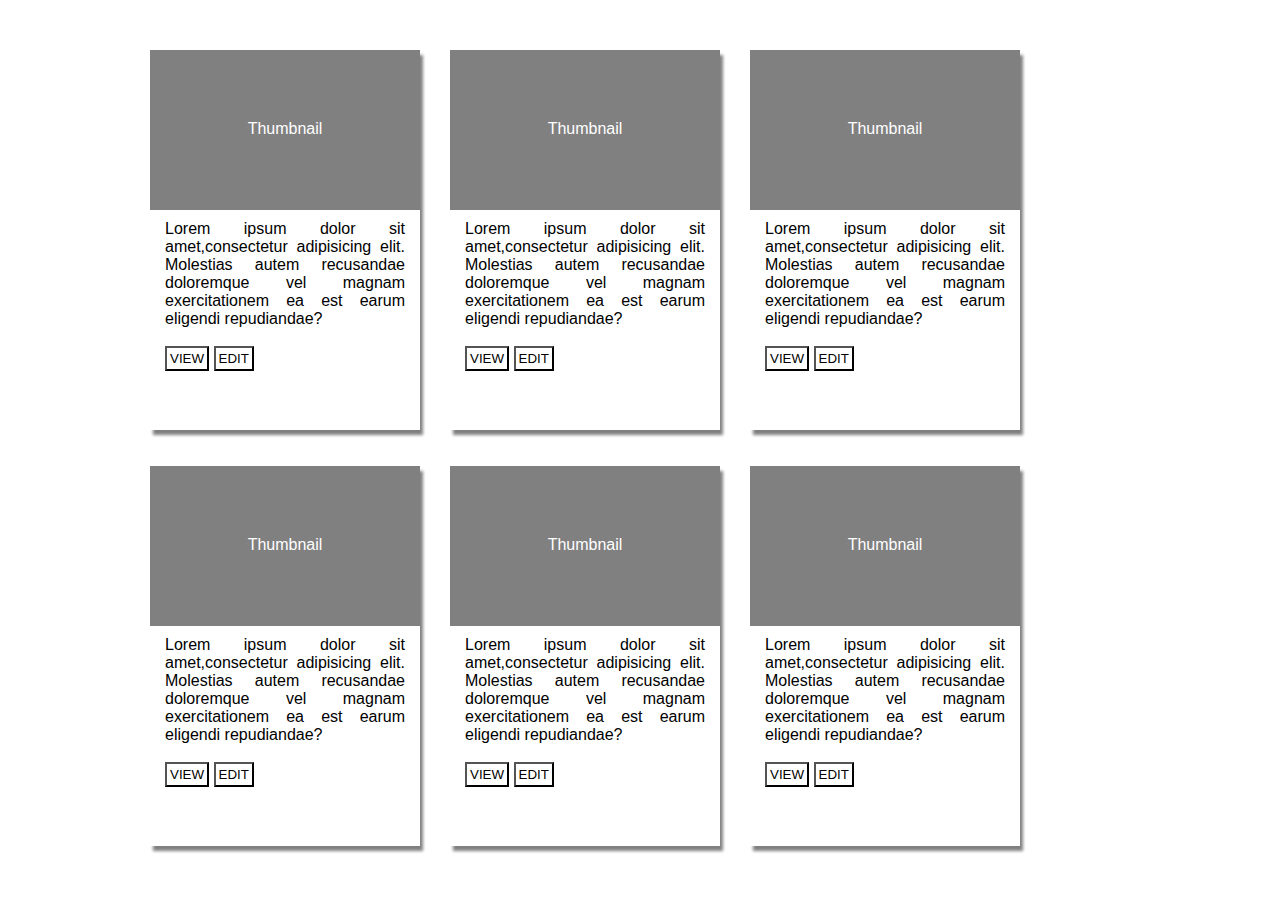
<file: card layout/index.html>
<!DOCTYPE html>
<html lang="en">

<head>
    <meta charset="UTF-8">
    <meta name="viewport" content="width=device-width, initial-scale=1.0">
    <title>Card Layout</title>
    <style>
        * {
            margin: 0;
            padding: 0;
            font-family: Verdana, Geneva, Tahoma, sans-serif;
        }

        .maindiv {
            margin: 20px;
            padding: 30px;
        }

        .card01 {
            height: 380px;
            width: 270px;
            border: 0px solid black;
            box-shadow: gray 3px 5px 3px;
        }

        .text01 {
            height: 90px;
            background-color: grey;
            color: white;
            text-align: center;
            padding-top: 70px;
        }

        .textcard01 {
            padding-top: 10px;
            padding-left: 15px;
            padding-right: 15px;
            text-align: justify;

        }

        .divr1 {
            display: flex;
            gap: 30px;
            margin-left: 100px;
        }
        button{
            padding: 3px;
            
            background-color: white;
        }
        

      
    
    </style>
</head>

<body>
    <div class="maindiv">
        <div class="divr1">
            <div class="card01">
                <div class="text01">Thumbnail</div>
                <div class="textcard01">
                    <p>Lorem ipsum dolor sit amet,consectetur adipisicing elit. Molestias autem recusandae doloremque
                        vel magnam exercitationem ea est earum eligendi repudiandae?</p>
                    <br>
                    <span>
                        <button>VIEW</button>
                        <button>EDIT</button>
                    </span>
                </div>

            </div>
            <div class="card01">
                <div class="text01">Thumbnail</div>
                <div class="textcard01">
                    <p>Lorem ipsum dolor sit amet,consectetur adipisicing elit. Molestias autem recusandae doloremque
                        vel magnam exercitationem ea est earum eligendi repudiandae?</p>
                    <br>
                    <span>
                        <button>VIEW</button>
                        <button>EDIT</button>
                    </span>
                </div>

            </div>
            <div class="card01">
                <div class="text01">Thumbnail</div>
                <div class="textcard01">
                    <p>Lorem ipsum dolor sit amet,consectetur adipisicing elit. Molestias autem recusandae doloremque
                        vel magnam exercitationem ea est earum eligendi repudiandae?</p>
                    <br>
                    <span>
                        <button>VIEW</button>
                        <button>EDIT</button>
                    </span>
                </div>

            </div>
        </div>
        <br><br>
        <div class="divr1">
            <div class="card01">
                <div class="text01">Thumbnail</div>
                <div class="textcard01">
                    <p>Lorem ipsum dolor sit amet,consectetur adipisicing elit. Molestias autem recusandae doloremque
                        vel magnam exercitationem ea est earum eligendi repudiandae?</p>
                    <br>
                    <span>
                        <button>VIEW</button>
                        <button>EDIT</button>
                    </span>
                </div>

            </div>
            <div class="card01">
                <div class="text01">Thumbnail</div>
                <div class="textcard01">
                    <p>Lorem ipsum dolor sit amet,consectetur adipisicing elit. Molestias autem recusandae doloremque
                        vel magnam exercitationem ea est earum eligendi repudiandae?</p>
                    <br>
                    <span>
                        <button>VIEW</button>
                        <button>EDIT</button>
                    </span>
                </div>

            </div>
            <div class="card01">
                <div class="text01">Thumbnail</div>
                <div class="textcard01">
                    <p>Lorem ipsum dolor sit amet,consectetur adipisicing elit. Molestias autem recusandae doloremque
                        vel magnam exercitationem ea est earum eligendi repudiandae?</p>
                    <br>
                    <span>
                        <button>VIEW</button>
                        <button>EDIT</button>
                    </span>
                </div>

            </div>
        </div>
    </div>

</body>

</html>
</file>
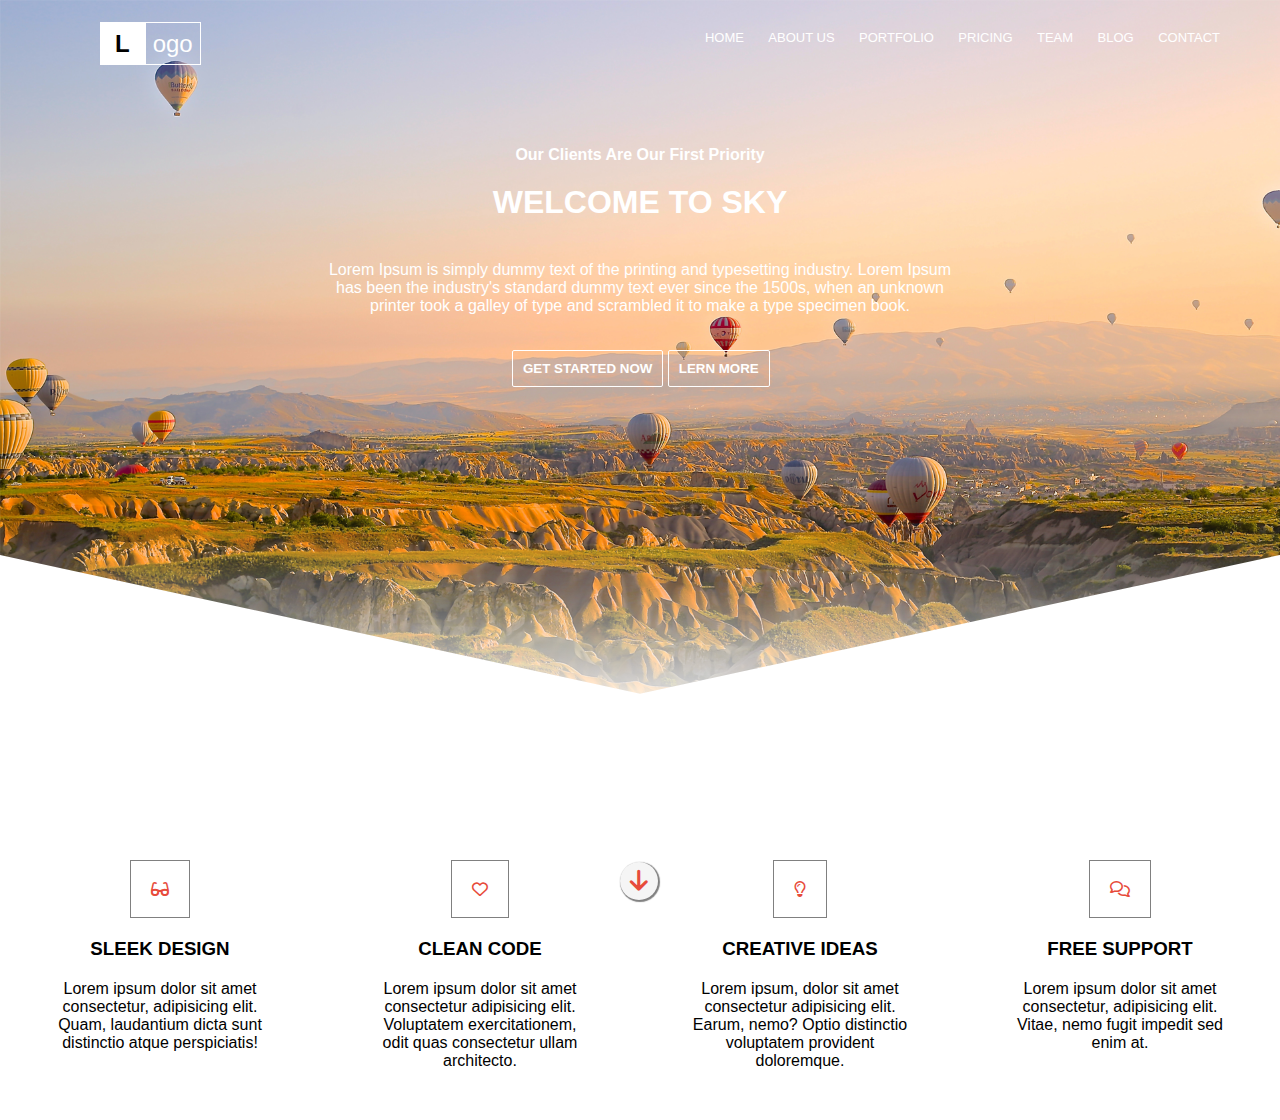
<file: clip path/index.html>
<!DOCTYPE html>
<html lang="en">
  <head>
    <meta charset="UTF-8" />
    <meta name="viewport" content="width=device-width, initial-scale=1.0" />
    <title>Clip path</title>
    <link rel="stylesheet" href="style.css" />
    <link
      rel="stylesheet"
      href="https://cdnjs.cloudflare.com/ajax/libs/font-awesome/6.4.2/css/all.min.css"
    />
  </head>

  <body>
    <div class="maindiv">
      <div class="header">
        <span class="txtl">L</span><span class="txtogo">ogo</span>
        <nav class="navbar">
          <a href="#">HOME</a>
          <a href="#">ABOUT US</a>
          <a href="#">PORTFOLIO</a>
          <a href="#">PRICING</a>
          <a href="#">TEAM</a>
          <a href="#">BLOG</a>
          <a href="#">CONTACT</a>
        </nav>
      </div>

      <div class="bdtxt">
        <h4 class="ourtxt">Our Clients Are Our First Priority</h4>
        <h1 class="wlctxt">WELCOME TO SKY</h1>

        <p class="conttxt">
          Lorem Ipsum is simply dummy text of the printing and typesetting
          industry. Lorem Ipsum has been the industry's standard dummy text ever
          since the 1500s, when an unknown printer took a galley of type and
          scrambled it to make a type specimen book.
        </p>
      </div>

      <div class="bgi">
        <img src="img.png" alt="" />
      </div>
      <div class="butn2">
        <button>GET STARTED NOW</button>
        <button>LERN MORE</button>
      </div>
      <div class="downicon">
        <i class="fa-solid fa-arrow-down fa-xl" style="color: #e74b3b"></i>
      </div>
    </div>

    <div class="content-part2">
      <div class="card4part">
        <i class="fa-solid fa-glasses" style="color: #e74b3b;"></i>
        <h3>SLEEK DESIGN</h3>
        <p>
          Lorem ipsum dolor sit amet consectetur, adipisicing elit. Quam,
          laudantium dicta sunt distinctio atque perspiciatis!
        </p>
      </div>
      <div class="card4part">
        <i class="fa-regular fa-heart" style="color: #e74b3b;"></i>
        <h3>CLEAN CODE</h3>
        <p>
          Lorem ipsum dolor sit amet consectetur adipisicing elit. Voluptatem
          exercitationem, odit quas consectetur ullam architecto.
        </p>
      </div>
      <div class="card4part">
        <i class="fa-regular fa-lightbulb" style="color: #e74b3b;"></i>
        <h3>CREATIVE IDEAS</h3>
        <p>
          Lorem ipsum, dolor sit amet consectetur adipisicing elit. Earum, nemo?
          Optio distinctio voluptatem provident doloremque.
        </p>
      </div>
      <div class="card4part">
        <i class="fa-regular fa-comments" style="color: #e74b3b;"></i>
        <h3>FREE SUPPORT</h3>
        <p>
          Lorem ipsum dolor sit amet consectetur, adipisicing elit. Vitae, nemo
          fugit impedit sed enim at.
        </p>
      </div>

    </div>
  </body>
</html>
</file>
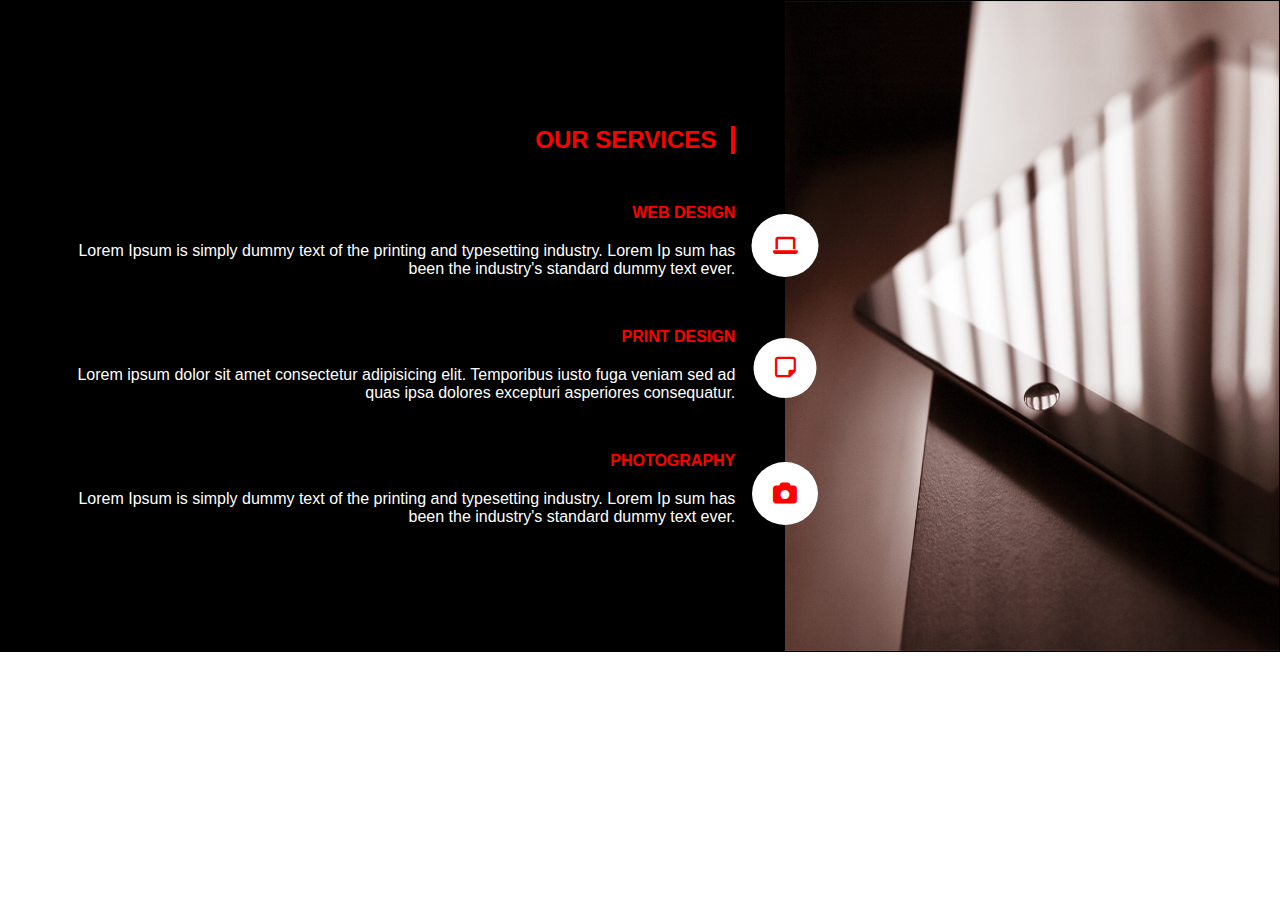
<file: Service page/index.html>
<!DOCTYPE html>
<html lang="en">
  <head>
    <meta charset="UTF-8" />
    <meta name="viewport" content="width=device-width, initial-scale=1.0" />
    <title>Document</title>
    <style>
      * {
        padding: 0;
        margin: 0;
      }
      .mainpart {
        display: flex;
        position: relative;
        width: 100%;
      }
      .text_part {
        height: 650px;
        width: 100%;
        border: 1px solid black;
        display: flex;
      }
      img {
        width: 100%;
        height: 650px;
      }
      .our_ser {
        color: red;
        border-right: red solid 4px;
        padding-right: 15px;
      }
      .service_txt {
        padding: 50px;
        text-align: right;
        font-family: sans-serif;
        background-color: black;
        display: flex;
        align-items: flex-end;
        flex-direction: column;
        justify-content: center;
        gap: 50px;
      }
      .subheading {
        color: white;
      }

      .prt_des {
        color: red;
        padding-top: 50px;
        padding-bottom: 10px;
      }
      .heading {
        color: red;
        margin-bottom: 20px;
      }

      .icon02 {
        position: absolute;
        right: -50px;
        top: 40%;
        transform: translateX(50%);
        box-shadow: 0 0 0 20px rgb(255, 255, 255);
        border-radius: 50%;
        border: white 1px solid;
        background-color: white;
      }
      .fa-laptop{
        padding: 10px 0px;
      }
      .fa-note-sticky{
        padding: 7px 0px;
      }
      .fa-camera{
        padding: 10px 0px;
      }

      .container {
        position: relative;
      }
    </style>
    <link rel="stylesheet" href="https://cdnjs.cloudflare.com/ajax/libs/font-awesome/6.4.2/css/all.min.css"/>
  </head>
  <body>
    <div class="mainpart">
      <div class="text_part">
        <div class="service_txt">
          <h2 class="our_ser">OUR SERVICES</h2>
          <div class="container">
            <h4 class="heading">WEB DESIGN</h4>
            <p class="subheading">
              Lorem Ipsum is simply dummy text of the printing and typesetting
              industry. Lorem Ip sum has been the industry's standard dummy text
              ever.
            </p>
            <span class="icon02">
              <i class="fa-solid fa-laptop fa-lg" style="color: #ff0000;"></i>
            </span>
          </div>
          <div class="container">
            <h4 class="heading">PRINT DESIGN</h4>
            <p class="subheading">
              Lorem ipsum dolor sit amet consectetur adipisicing elit.
              Temporibus iusto fuga veniam sed ad quas ipsa dolores excepturi
              asperiores consequatur.
            </p>
            <span class="icon02">
              <i
                class="fa-regular fa-note-sticky fa-xl"
                style="color: #ff0000"
              ></i>
            </span>
          </div>
          <div class="container">
            <h4 class="heading">PHOTOGRAPHY</h4>
            <p class="subheading">
              Lorem Ipsum is simply dummy text of the printing and typesetting
              industry. Lorem Ip sum has been the industry's standard dummy text
              ever.
            </p>
            <span class="icon02">
              <i class="fa-solid fa-camera fa-xl" style="color: #ff0000"></i>
            </span>
          </div>
        </div>
        <div>
          <img src="serimg.png" />
        </div>
      </div>
    </div>
  </body>
</html>
</file>
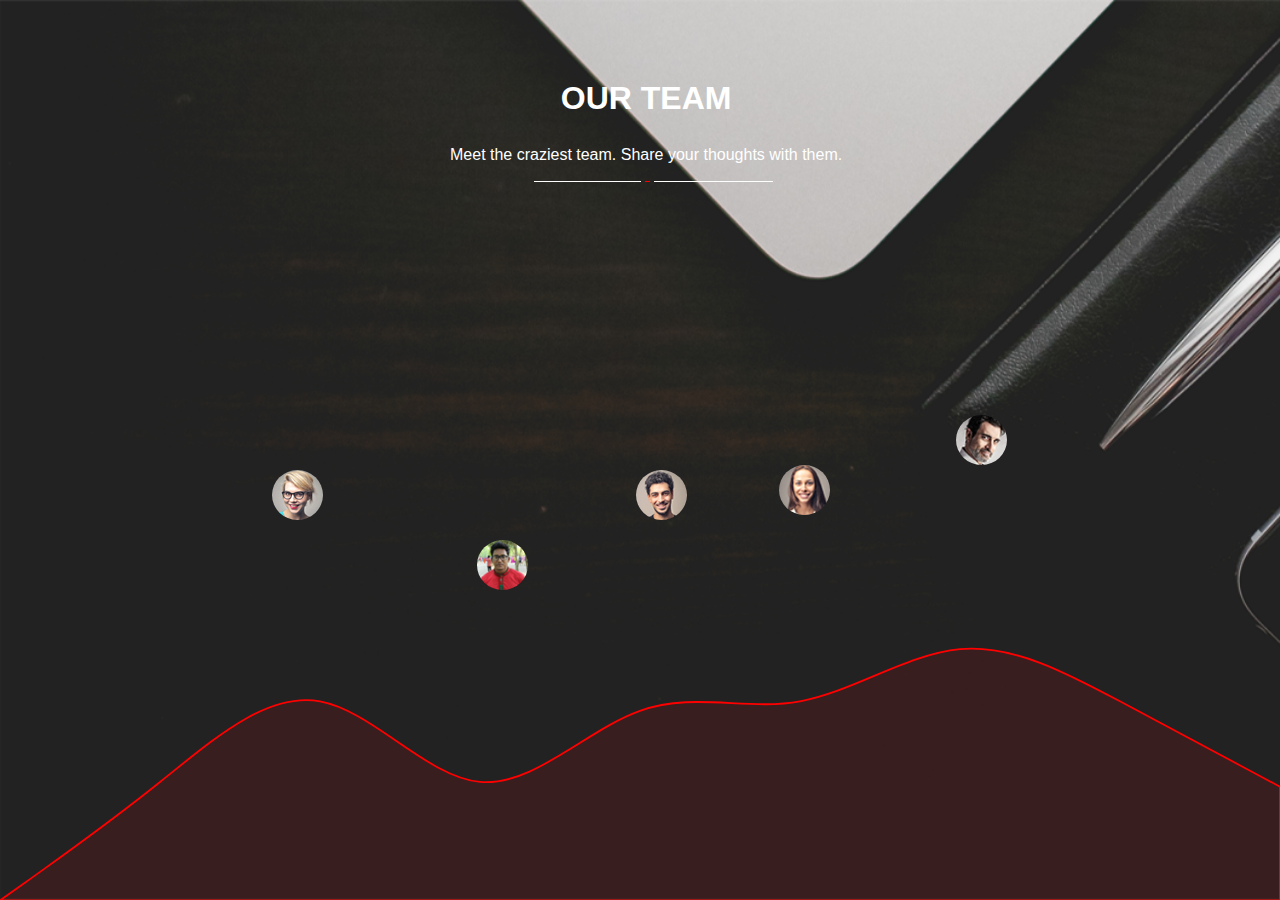
<file: wave/index.html>
<!DOCTYPE html>
<html lang="en">

<head>
    <meta charset="UTF-8">
    <meta name="viewport" content="width=device-width, initial-scale=1.0">
    <title>Document</title>
    <style>
        * {
            margin: 0;
            padding: 0;
        }

        body {
            font-family: sans-serif;
        }



        .maindiv {
            position: relative;
            height: 100vh;
            background-image: url(img.png);
            background-size: cover;
            width: 100%;
        }



        .team_section {
            position: absolute;
            color: white;
            text-align: center;
            padding-left: 450px;
            padding-top: 50px;
            align-items: center;
        }

        h1 {
            line-height: 3;
        }

        .line {
            position: absolute;
            max-width: 400px;
            margin-left: 10%;
            text-align: center;
        }

        .line_line {
            color: transparent;
            border-bottom: 1px solid white;
        }

        .line_dot {
            color: transparent;

            border-bottom: 1px solid red;
        }

        .job_role {
            display: flex;
            width: 100%;
            justify-content: space-around;
        }

        .person01>img {
            border-radius: 50%;
        }

        .person02>img {
            border-radius: 50%;
            height: 50px;
        }

        .person03>img {
            border-radius: 50%;
        }

        .person04>img {
            border-radius: 50%;
        }

        .person05>img {
            border-radius: 50%;
        }


        svg {
            position: absolute;
            left: 0;
            bottom: 0;
            stroke: red;
            stroke-width: 2px;
        }

        .profile {
            position: absolute;
            display: flex;
            flex-direction: column;
            align-items: center;
            top: 500px;
            z-index: 2;
            color: white;
            left: 50px;
        }

        .job_role {
            position: relative;
        }
        .person01{
            left: 150px;
            top: 470px;

        }
        .person02{
            left: 420px;
            top: 540px;

        }
        .person03{
            left: 520px;
            top: 470px;
        }
        .person04{
            left: 710px;
            top: 465px ;

        }
        .person05{
            left: 880px;
            top: 415px;
        }
        .dis_person{
            opacity: 0;
        }

        .profile:hover > .dis_person  {
            opacity: 1;
            
        }
        .mem_role{
            color: red;
            text-align: center;
            
        }
        .mem_dis{
            font-size:medium;
            padding: 10px;
            text-align: center;
        }
    </style>
</head>

<body>
    <div class="maindiv">
        <div class="team_section">
            <h1>OUR TEAM</h1>
            <p>Meet the craziest team. Share your thoughts with them.</p>
            <div class="line">
                <span class="line_line">sbsfbfuibfiufbui</span>
                <span class="line_dot">f</span>
                <span class="line_line">sfnfanfafnafknaa</span>
            </div>
        </div>
        <div class="svg_container">

            <svg xmlns="http://www.w3.org/2000/svg" viewBox="0 0 1440 320">
                <path fill="red" fill-opacity="0.1"
                    d="M0,320L30,298.7C60,277,120,235,180,186.7C240,139,300,85,360,96C420,107,480,181,540,186.7C600,192,660,128,720,106.7C780,85,840,107,900,96C960,85,1020,43,1080,37.3C1140,32,1200,64,1260,96C1320,128,1380,160,1410,176L1440,192L1440,320L1410,320C1380,320,1320,320,1260,320C1200,320,1140,320,1080,320C1020,320,960,320,900,320C840,320,780,320,720,320C660,320,600,320,540,320C480,320,420,320,360,320C300,320,240,320,180,320C120,320,60,320,30,320L0,320Z">
                </path>
            </svg>
            <div class="job_role">
                <div class="profile person01">
                    <img src="me1.png">
                    <div class="dis_person">
                        <h2 class="mem_role">FRONT-END DEVELOPER</h2>
                        <p class="mem_dis">REACT JS DEVELOPER</p>
                    </div>
                </div>
                <div class="profile person02">
                    <img src="me2.png">
                    <div class="dis_person">
                        <h2 class="mem_role">TESTER</h2>
                        <p class="mem_dis">WEBSITE TESTING</p>
                    </div>
                </div>
                <div class="profile person03">
                    <img src="me3.png">
                    <div class="dis_person">
                        <h2 class="mem_role">BACK-END DEVELOPER</h2>
                        <p class="mem_dis">JAVA DEVELOPER</p>
                    </div>
                </div>
                <div class="profile person04">
                    <img src="me4.png">
                    <div class="dis_person">
                        <h2 class="mem_role">WEB-DESIGNER</h2>
                        <p class="mem_dis">UI/UX DESIGNING</p>
                    </div>
                </div>
                <div class="profile person05">
                    <img src="me5.png">
                    <div class="dis_person">
                        <h2 class="mem_role">APP DEVELOPER</h2>
                        <p class="mem_dis">IOS DEVELOPER</p>
                    </div>
                </div>
            </div>

        </div>

    </div>
</body>


</html>
</file>
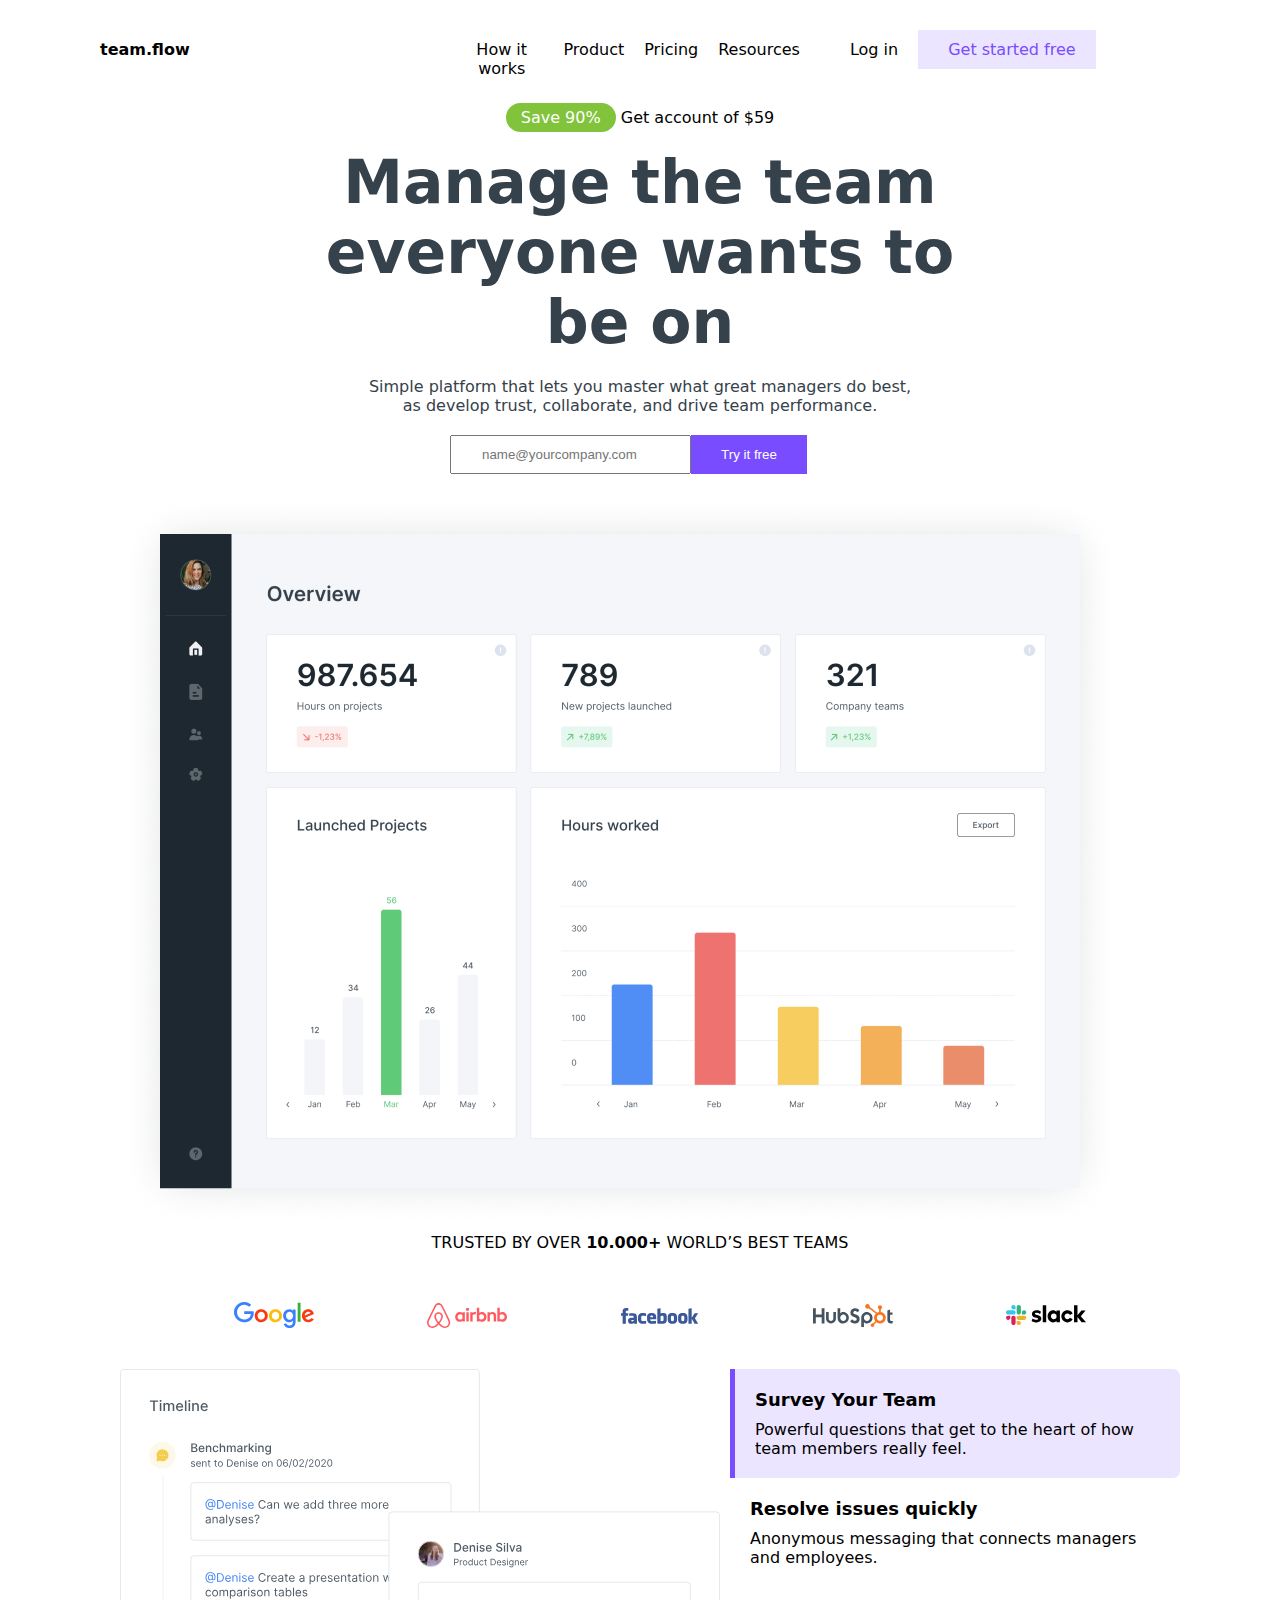
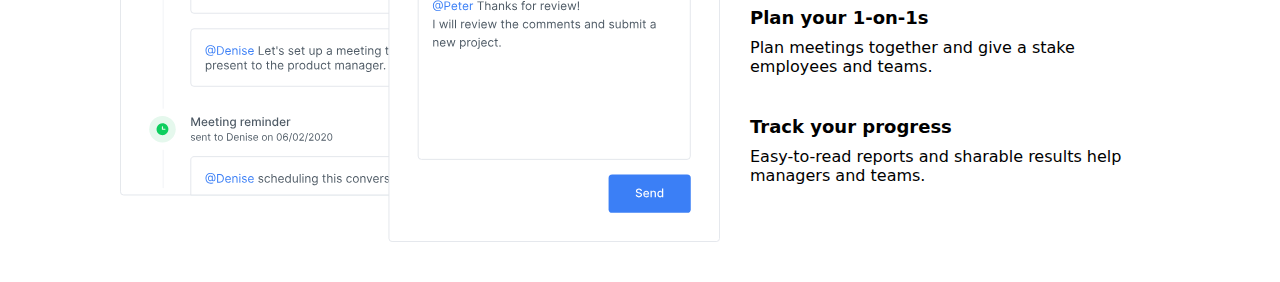
<file: figma project/figma file/index.html>
<!DOCTYPE html>
<html lang="en">

<head>
  <meta charset="UTF-8" />
  <meta name="viewport" content="width=device-width, initial-scale=1.0" />
  <title>Document</title>
  <link rel="stylesheet" href="style.css" />
</head>

<body>
  <div class="main-container" id="uni-padding">
    <header>
      <h4 class="section-33">team.flow</h4>
      <div class="nav-bar">
        <ul class="section-33">
          <li>How it works</li>
          <li>Product</li>
          <li>Pricing</li>
          <li>Resources</li>
        </ul>
      </div>
     
      <div class="section-33">
        <p class="log-in">Log in</p>
        <p class="get-srt-free">Get started free</p>
      </div>
      <div class="mobile-view">
        <img src="../svg/barline.svg" alt="bars">
      <div class="mobile-navigation">
        <ul>
          <li>How it Works</li>
          <li>Products</li>
          <li>Pricing</li>
          <li>Resources</li>
          <li class="login-li">Login</li>
          <li class="get-free-li">Get Started Free</li>
        </ul>
      </div>
    </header>

  </div>
  <div class="bus-details" id="uni-padding">
    <div class="discount-ofr">
      <span class="save-btn">Save 90%</span>
      <span class="get-ac-btn">Get account of $59</span>
    </div>
    <h1 class="txt-motive">Manage the team everyone wants to be on</h1>
    <p class="para-desce">Simple platform that lets you master what great managers do best,<br>
      as develop trust, collaborate, and drive team performance.</p>
      <div class="cmnydetails">
      <span ><input type="text" placeholder="name@yourcompany.com" class="comp-email"></span>
      <span ><button class="try-btn">Try it free</button></span>
      </div>
      <img src="Graph 2 1.png">
  </div>
  <div class="logos" id="uni-padding">
    <p class="trst-teams">
      TRUSTED BY OVER <b>10.000+</b> WORLD’S
      BEST TEAMS
    </p>
    <div class="sponsor-logos">
      <img src="../svg/gogole.svg">
      <img src="../svg/airnub.svg">
      <img src="../svg/fb.svg">
      <img src="../svg/hs.svg">
      <img src="../svg/slack.svg" class="slack">
    </div>
    <div class="timeline-div">
      <img src="../svg/timeline.svg" class="timelinebox">
      <div class="timeline-container">
        <div class="timeline">
          <h2>Survey Your Team</h2>
          <p>
            Powerful questions that get to the heart of how team members really
            feel.
          </p>
        </div>
        <div class="timeline">
          <h2>Resolve issues quickly</h2>
          <p>Anonymous messaging that connects managers and employees.</p>
        </div>
        <div class="timeline">
          <h2>Plan your 1-on-1s</h2>
          <p>Plan meetings together and give a stake employees and teams.</p>
        </div>
        <div class="timeline">
          <h2>Track your progress</h2>
          <p>
            Easy-to-read reports and sharable results help managers and teams.
          </p>
        </div>
      </div>
  </div>
</div>
</body>

</html>
</file>
<file: clip path/style.css>
*{
    margin: 0;
    padding: 0;
}
body{
    font-family: sans-serif;
}

img{
    width: 100%;
    clip-path: polygon(0 0, 100% 0%, 100% 80%, 50% 100%, 0 80%);
}
.maindiv{
    height: 800px;
}

.bgi{
    top: 0;
    position: absolute;
    
}
.header{
    position: relative;
    z-index: 1;
    padding: 20px;
    margin: 10px;
    padding-left: 90px;
    padding-right: 40px;
    
}

span{
    color: black;
    
    border: solid 1px white;
  
}
.navbar{
    text-align: right;
    bottom: 30px;
    position: relative;
}

.txtl{
    padding: 7px;
    padding-left: 14px;
    padding-right: 14px;
    font-size: x-large;
    font-weight: bolder;
    color: black;
    background-color: white;
}
.txtogo{
    padding: 7px;
    font-size: x-large;
    color: white;
}

a{
    text-decoration: none;
    color: white;
    padding: 10px;
    font-size: small;

}

a:hover{
    color: red;
    border-bottom: red 1px solid;
}

.bdtxt{
    position: absolute;
    z-index: 1;
    text-align: center;
    color: white;
    padding-left: 300px;
    padding-right: 300px;
}
.ourtxt{
    margin-top: 40px;
    
}
.wlctxt{
    padding: 20px;
}
.conttxt{
    padding: 20px;
}

.butn2{
    position: absolute;
    /* left: 500px; */
    top: 350px;
    left: 40%;
    
}

.butn2 button{
    color: white;
    background-color: transparent;
    padding: 10px;
    border: white 1px solid ;
    border-radius: 2px;
    font-weight:bold;
}

.butn2 button:hover{
    background-color:#e74b3b;
    border: solid 1px #e74b3b;
}


.downicon{
    position: absolute;
    /* top: 665px; */
    bottom: 0px;
    left: 48.40%;
    background-color: whitesmoke;
    padding: 10px;
    border-radius: 50%;
    box-shadow: 1px 1px 1px 1px grey;
}

.content-part2{
    display: flex;
    box-sizing: border-box;
    overflow: auto;
    
}
.card4part{
    width: 25%;
    padding: 50px;
    text-align: center;   
}
.card4part i{
    border: 1px solid grey;
    padding: 20px;
}
.card4part h3{
    padding: 20px 0px;
}

.card4part i:hover{
    border-color: #e74b3b;
    animation: 0.3 all ease-in;
    transform: rotate(45deg);
    
    

}
</file>
<file: figma project/figma file/style.css>
* {
    margin: 0;
    padding: 0;
}

body {
    font-family: system-ui, -apple-system, BlinkMacSystemFont, 'Segoe UI', Roboto, Oxygen, Ubuntu, Cantarell, 'Open Sans', 'Helvetica Neue', sans-serif;
}

#uni-padding {
    padding: 0px 100px;
}

/* main container */

.main-container {
    overflow: auto;
    box-sizing: border-box;

}

.section-33 {
    float: left;
    display: flex;
    text-align: center;
    width: 33.33%;
    padding: 30px 0px;

}
.mobile-view{
    display: none
}

.main-container h4 {
    padding-top: 40px;

}

.main-container ul {
    list-style-type: none;
    padding-top: 40px;

}

.section-33 li {
    padding-right: 20px;
}

.section-33 p {
    text-align: right !important;
    padding: 10px 20px;
    padding-left: 30px;
}

.get-srt-free {
    background-color: #ECE5FF;

    color: #794CFF;
    font-weight: 500;
}

.discount-ofr {
    text-align: center;
    align-items: center;
}

.save-btn {
    background-color: #81C43B;
    padding: 5px 15px;
    border-radius: 20px;
    color: white;
    font-weight: 500;
}

.txt-motive {
    text-align: center;
    padding: 20px 180px;
    font-size: 60px;
    color: #35414B;
}

.para-desce {
    text-align: center;
    color: #35414B;

}

.cmnydetails {
    align-items: center;
    padding: 20px 350px;
    margin: 0px;

}

.comp-email {
    padding: 10px 30px;


}

.try-btn {
    padding: 12px 30px;
    color: white;
    background-color: #794CFF;
    border: none;
    transform: translateX(-5px);

}

img {
    width: auto;
    transform: translateX(20px);
}

.logos {
    padding: 50px 20px;
    width: auto;
}

.sponsor-logos {
    display: flex;
    align-items: center;
    justify-content:space-evenly;
    margin-top: 50px;
}
.trst-teams{
    text-align: center;
}

.timeline-div{
    flex-direction: row;
    display: flex;
    gap: 30px;
    box-sizing: border-box;
    padding: 40px 0px;
}
.timeline-container{
    
    justify-content: center;
    align-items: center;
}
.timeline{
    flex: 1;
    display: flex;
    flex-direction: column;
    justify-content: center;
    gap: 10px;
    padding: 20px;
}
.timeline > h2{
    font-size: 18px;
}
.timelinebox{
    width: 600px;
}
.timeline:first-child{
    border-left: 5px solid #794CFF;
    background-color: #ECE5FF;
    border-top-right-radius: 7px;
    border-bottom-right-radius: 7px;
}


@media (max-width: 550px) {
    * {
        margin: 0;
        padding: 0;
    }
    
    body {
        font-family: system-ui, -apple-system, BlinkMacSystemFont, 'Segoe UI', Roboto, Oxygen, Ubuntu, Cantarell, 'Open Sans', 'Helvetica Neue', sans-serif;
    }
    
    #uni-padding {
        padding: 0px 20px;
    }
    

    
    .main-container {
        overflow: auto;
        box-sizing: border-box;
    
    }
    
   .nav-bar{
    display: none;
   }
    .mobile-view{
        display: block
    }
    .mobile-view img{
        position: relative;
        top: 12px;
        left: 50px;
    }
    .mobile-view:hover >.mobile-navigation {
        display: block;
        background-color: #35414B;
        height: 300px;
        width: 150px;
        position: absolute;
        top: 0;
        color: white;
        line-height: 2;
        text-align: center;
        
    }
    .login-li{
        background-color: #ECE5FF;
        color: #794CFF;
    }
    .get-free-li{
        font-weight: bold;
        color: #794CFF;
    }
    
    .main-container h4 {
        padding-top: 10px;
    
    }
    .mobile-navigation{
        display: none;
    }
    
    .main-container ul {
        list-style-type: none;
        padding-top: 40px;
    }
    
    .section-33 li {
        padding-right: 20px;
    }
    
    .section-33 p {
        text-align: right !important;
        padding: 10px 20px;
        padding-left: 30px;
    }
    
    .log-in{
        display: none;
    }
    .get-srt-free{
        display: none;
    }
    .discount-ofr {
        text-align: center;
        align-items: center;
    }
    
    .save-btn {
        display: none;
    }
    
    .txt-motive {
        text-align: center;
        padding: 20px 0px;
        font-size: 30px;
        color: #35414B;
    }
    
    .para-desce {
        text-align: center;
        color: #35414B;
    
    }
    
    .cmnydetails {
        
       padding: 10px;
        display: flex;
        flex-direction: column;
        gap: 5px;
    
    }
    
    .comp-email {
        width: 200px;
        
    
    }
    
    .try-btn {
        width: 250px;
        color: white;
        background-color: #794CFF;
        border: none;
        text-wrap:nowrap;
        border-radius: 5px;
    
    }
    
   .bus-details img {
        width:100% ;
    }
    
    .logos {
        padding:5px;
        width: auto;
    }
    
    .sponsor-logos {
        display: flex;
        align-items: center;
        
        margin-top: 50px;
        
    }
    .sponsor-logos img{
        width: 50px;
    }
    .slack{
        display: none;
    }
    .trst-teams{
        text-align: center;
    }
    
    .timeline-div{
        flex-direction: column;
        display: flex;
        gap: 30px;
        box-sizing: border-box;
        padding: 40px 0px;
    }
    .timeline-div img{
        width: 100%;
    }
    .timeline-container{
        
        justify-content: center;
        align-items: center;
    }
    .timeline{
        text-align: center;
        
        display: flex;
        flex-direction: column;
        justify-content: center;
        gap: 10px;
        
    }
    .timeline > h2{
        font-size: 18px;
    }
    .timelinebox{
        width: 550px;
    }
    .timeline:first-child{
        border-bottom: 5px solid #794CFF;
        background-color: white;
        border-top-right-radius: 7px;
        border-bottom-right-radius: 7px;
        border-left: none;
    }
    
   
}
</file>
